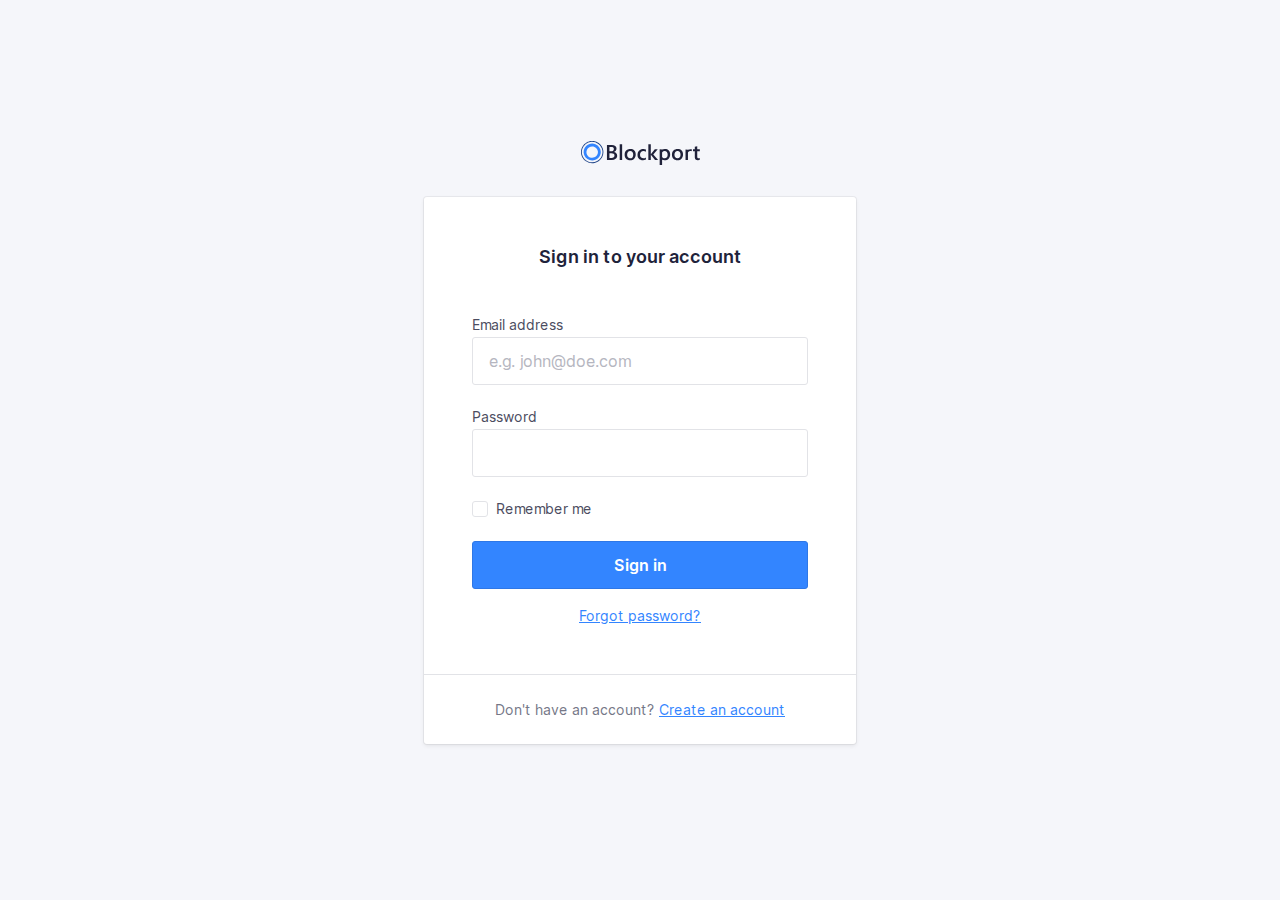
<file: create3-labo1-oplossing-master/index.html>
<!doctype html>
<html lang="en">

<head>
    <meta charset="utf-8">
    <meta http-equiv="x-ua-compatible" content="ie=edge">
    <title>Blockport - Sign in</title>
    <meta name="description" content="This is my HTML5 boilerplate.">
    <meta name="viewport" content="width=device-width, initial-scale=1.0">
    <meta name="msapplication-TileColor" content="#3385FF">
    <meta name="theme-color" content="#3385FF">

    <link rel="apple-touch-icon" sizes="180x180" href="apple-touch-icon.png">
    <link rel="icon" type="image/png" sizes="32x32" href="favicon-32x32.png">
    <link rel="icon" type="image/png" sizes="16x16" href="favicon-16x16.png">
    <link rel="manifest" href="site.webmanifest">
    <link rel="mask-icon" href="safari-pinned-tab.svg" color="#3385FF">

    <link rel="stylesheet" href="css/normalize.css">
    <link rel="stylesheet" href="css/screen.css">
</head>

<body>
    <section class="o-row o-row--lg o-row--login">
        <div class="o-container u-max-width-xs">
            <h1 class="c-logo">
                <svg class="c-logo__symbol" viewBox="0 0 119 24" xmlns="http://www.w3.org/2000/svg">
                    <title>Blockport</title>
                    <path class="c-logo__path c-logo__path--1"
                        d="M25.9496128,18.9917356 L25.9496128,4.04231406 L30.7396633,4.04231406 C32.19945,4.04231406 33.3560606,4.35834712 34.2094949,4.99041321 C35.0252057,5.55089835 35.5052521,6.4769114 35.4896465,7.4598347 C35.5056187,8.25676883 35.2485893,9.03557965 34.7604209,9.6694215 C34.2511175,10.3119823 33.5500641,10.7791057 32.7570539,11.0042975 L32.7570539,11.0459504 C33.6957957,11.1207168 34.5764055,11.5260387 35.2392256,12.1884297 C35.8602694,12.8310744 36.1707912,13.6667769 36.1707912,14.6955372 C36.1979832,15.9155062 35.6268682,17.0730015 34.6382155,17.8016529 C33.6205051,18.5950413 32.3363468,18.9917356 30.7857407,18.9917356 L25.9496128,18.9917356 Z M41.1511616,18.9918689 L38.6990404,18.9918689 L38.6990404,3.18727869 L41.1511616,3.18727869 L41.1511616,18.9918689 Z M49.1105387,19.2396694 C47.4477441,19.2396694 46.1195118,18.741157 45.1258418,17.7441322 C44.1321717,16.7471074 43.6360046,15.4247934 43.6373401,13.7771901 C43.6373401,11.9841322 44.1548767,10.5838017 45.1899495,9.57619833 C46.2250223,8.56859504 47.6200337,8.06479338 49.3749832,8.06479338 C51.0591469,8.06479338 52.3720202,8.55471073 53.3136027,9.53454547 C54.2551852,10.5143802 54.7226376,11.8730579 54.7159596,13.6105785 C54.7159596,15.313719 54.2091077,16.677686 53.195404,17.7024794 C52.1817003,18.7272727 50.8200787,19.2396694 49.1105387,19.2396694 Z M64.9231145,18.4998347 C63.986548,19.011405 62.9292595,19.2667693 61.8599663,19.2396694 C60.2572727,19.2396694 58.9657689,18.7444628 57.9854545,17.7540496 C57.0051402,16.7636364 56.5136477,15.4796694 56.5109764,13.9021488 C56.5109764,12.1434711 57.0385299,10.7312397 58.0936364,9.66545453 C59.1487429,8.59966942 60.5611166,8.0661157 62.3307576,8.06479338 C63.2258904,8.04636779 64.1144193,8.22027864 64.9351347,8.57454547 L64.9351347,10.8277686 C64.2490961,10.2941313 63.4035149,10.0011171 62.5310943,9.99471073 C61.5738178,9.96365776 60.6492491,10.3415166 59.9928283,11.0320661 C59.3330526,11.7236364 59.003165,12.6287603 59.003165,13.747438 C59.003165,14.8661157 59.3136869,15.7381818 59.9347306,16.3636364 C60.5557744,17.0023141 61.3891751,17.3216529 62.4349327,17.3216529 C63.3470917,17.3090469 64.2260005,16.9806241 64.9191077,16.3933884 L64.9191077,18.4998347 L64.9231145,18.4998347 Z M77.1256229,18.9918689 L74.0304209,18.9918689 L69.8393771,13.8605902 L69.7973064,13.8605902 L69.7973064,18.9918689 L67.3451852,18.9918689 L67.3451852,3.18727869 L69.7973064,3.18727869 L69.7973064,13.2039344 L69.8393771,13.2039344 L73.7980303,8.31462295 L76.7349663,8.31462295 L72.2814815,13.4718689 L77.1256229,18.9918689 Z M118.81569,18.8747107 C118.223016,19.1343064 117.578072,19.2557712 116.930522,19.2297521 C114.839007,19.2297521 113.793249,18.2380165 113.793249,16.2545455 L113.793249,10.2128926 L111.990219,10.2128926 L111.990219,8.31669423 L113.793249,8.31669423 L113.793249,5.84528927 L116.235354,5.15702479 L116.235354,8.31669423 L118.81569,8.31669423 L118.81569,10.2128926 L116.235354,10.2128926 L116.235354,15.5504132 C116.235354,16.1824793 116.351549,16.6340496 116.583939,16.905124 C116.81633,17.1761983 117.202312,17.3084298 117.741886,17.3018182 C118.130518,17.3099664 118.50999,17.1844984 118.81569,16.9467769 L118.81569,18.8647934 L118.81569,18.8747107 Z M109.678333,8.12826445 C110.052664,8.12904551 110.426384,8.1582218 110.796212,8.21553718 L110.796212,10.2961983 C110.392833,10.129817 109.958979,10.0480952 109.522071,10.0561983 C108.65244,10.0185786 107.815007,10.3854441 107.258266,11.0479339 C107.143588,11.1960713 107.043624,11.3548242 106.959764,11.5219835 L106.959764,18.9917356 L104.519663,18.9917356 L104.519663,8.37818184 L106.959764,8.66776859 L106.959764,8.67768594 C107.814579,8.30025824 108.742499,8.11272598 109.678333,8.12826445 Z M96.4320707,19.2396694 C94.7692761,19.2396694 93.4410438,18.741157 92.4473737,17.7441322 C91.4537037,16.7471074 90.9575366,15.4247934 90.9588721,13.7771901 C90.9588721,11.9841322 91.4764087,10.5838017 92.5114815,9.57619833 C93.5465543,8.56859504 94.9415657,8.06479338 96.6965152,8.06479338 C98.3806789,8.06479338 99.6935522,8.55471073 100.635135,9.53454547 C101.576717,10.5143802 102.04417,11.8730579 102.037492,13.6105785 C102.037492,15.313719 101.53064,16.677686 100.516936,17.7024794 C99.5032323,18.7272727 98.1416107,19.2396694 96.4320707,19.2396694 Z M87.7494781,9.53454547 C88.6883893,10.5157025 89.1578451,11.873719 89.1578451,13.608595 C89.1591806,15.3117355 88.6523287,16.6757025 87.6372896,17.7004959 C86.6222504,18.7252892 85.258625,19.2376859 83.5464141,19.2376859 C82.7065422,19.2489838 81.8737089,19.0847473 81.1023064,18.7557025 L81.1023064,23.8968595 L78.6622054,23.8968595 L78.6622054,8.31471073 L81.1023064,8.60429752 C81.9552279,8.23296681 82.8792553,8.04891403 83.8108586,8.06479338 C85.5017003,8.06479338 86.8145736,8.55471073 87.7494781,9.53454547 Z M96.5422559,9.99471073 C95.6726247,9.95709108 94.8351921,10.3239565 94.2784512,10.9864463 C93.7241864,11.6476033 93.4470539,12.5580165 93.4470539,13.7176859 C93.4470539,14.8363636 93.7275253,15.7170248 94.288468,16.3596694 C94.8529651,17.0028668 95.6823515,17.3568733 96.5422559,17.3216529 C97.5038721,17.3216529 98.2424466,17.0056198 98.7579798,16.3735537 C99.273513,15.7414876 99.5366216,14.8416529 99.5473064,13.6740496 C99.5473064,12.4998347 99.28954,11.5927273 98.7740067,10.9527273 C98.2584735,10.3127273 97.5145568,9.99338845 96.5422559,9.99471073 Z M28.4438047,6.03570248 L28.4438047,10.286281 L30.0645286,10.286281 C30.9353255,10.286281 31.6178058,10.0833058 32.1119697,9.67735538 C32.6061335,9.27140494 32.8532155,8.69619836 32.8532155,7.95173555 C32.8532155,6.67305785 31.9897643,6.03371902 30.262862,6.03371902 L28.4418013,6.03371902 L28.4438047,6.03570248 Z M28.4438047,12.2796694 L28.4438047,17.0082644 L30.5813973,17.0082644 C31.5163019,17.0082644 32.237514,16.7947108 32.7450337,16.3676033 C33.2602043,15.9259125 33.5416601,15.2742418 33.5083165,14.6003306 C33.5083165,13.0505785 32.4238271,12.2757025 30.2548485,12.2757025 L28.4518182,12.2757025 L28.4438047,12.2796694 Z M49.226734,9.99471073 C48.3571028,9.95709108 47.5196702,10.3239565 46.9629293,10.9864463 C46.4086646,11.6476033 46.131532,12.5580165 46.131532,13.7176859 C46.131532,14.8363636 46.4120034,15.7170248 46.9729461,16.3596694 C47.5370578,17.0036033 48.3664998,17.3583638 49.226734,17.3236364 C50.1883502,17.3236364 50.9269247,17.0076033 51.4424579,16.3755372 C51.9579912,15.7434711 52.2157576,14.8436364 52.2157576,13.6760331 C52.2157576,12.5018182 51.9579912,11.5947107 51.4424579,10.9547107 C50.9269247,10.3147108 50.1883502,9.99471073 49.226734,9.99471073 Z M85.8803367,16.3735537 C86.3958699,15.738843 86.6543043,14.8390083 86.6556397,13.6740496 C86.6556397,12.4985124 86.3978733,11.591405 85.8823401,10.9527273 C85.3668068,10.3140496 84.6282323,9.99471073 83.6666162,9.99471073 C82.796985,9.95709108 81.9595523,10.3239565 81.4028114,10.9864463 C81.2895823,11.124335 81.1896456,11.2724196 81.1043098,11.4287603 L81.1043098,15.9153719 C81.6149937,16.8312057 82.6094895,17.3774459 83.6646128,17.3216529 C84.626229,17.3216529 85.3648035,17.0056198 85.8803367,16.3735537 Z">
                    </path>
                    <path class="c-logo__path c-logo__path--2"
                        d="M11.1988215,19.5867769 C7.72899435,19.5891833 4.59940205,17.5218316 3.26949789,14.3488101 C1.93959376,11.1757885 2.67130845,7.5220381 5.12341434,5.09144786 C7.57552021,2.66085764 11.2650639,1.93214337 14.4714645,3.24513351 C17.6778651,4.55812363 19.7696074,7.65421885 19.771229,11.0895868 C19.7679239,15.7772288 15.9334776,19.5780304 11.1988215,19.5867769 Z M11.1988215,5.38314051 C8.86509736,5.38073339 6.75988968,6.77093308 5.86550131,8.90506387 C4.97111293,11.0391947 5.46382249,13.496632 7.11372873,15.1307206 C8.76363496,16.7648092 11.2455511,17.2534798 13.4013998,16.3687158 C15.5572486,15.4839518 16.962125,13.4001349 16.9605051,11.0895868 C16.9572,7.93949107 14.3805102,5.38572999 11.1988215,5.37917355 L11.1988215,5.38314051 Z">
                    </path>
                    <path class="c-logo__path c-logo__path--3"
                        d="M21.2917845,15.8796694 C21.3118182,15.8380165 21.3358586,15.8023141 21.3558923,15.7606612 C22.6443671,13.0744887 22.7786498,9.98607785 21.7280964,7.20021549 C20.6775431,4.41435317 18.5317957,2.16875244 15.7805219,0.975867769 L15.7805219,0.96 C15.6683333,0.910413222 15.5541414,0.874710744 15.4419529,0.82909091 C15.2937037,0.767603308 15.1434512,0.710082645 14.9931987,0.656528927 C14.792862,0.583140496 14.5925253,0.517685949 14.378165,0.458181816 C14.2319192,0.414545453 14.0856734,0.374876033 13.9394276,0.337190082 C13.7203928,0.281652893 13.501358,0.23338843 13.2823232,0.192396694 C13.1480976,0.16661157 13.0138721,0.144793388 12.8816498,0.124958678 C12.6546016,0.0905785125 12.4275533,0.0634710744 12.2005051,0.0436363637 C12.0762963,0.0337190082 11.9500842,0.0238016529 11.8258754,0.0178512397 C11.5881425,0.00462809917 11.3510774,-0.000661157024 11.1146801,0.00198347107 C10.988468,0.00198347107 10.8622559,0.00198347107 10.7380471,0.0119008265 C10.5076599,0.0218181818 10.2792761,0.0376859504 10.0528956,0.0614876034 C9.9146633,0.0753719009 9.77843434,0.0932231406 9.64220539,0.113057851 C9.44186869,0.142809918 9.22350168,0.176528926 9.01715488,0.218181818 C8.86089226,0.249917356 8.70462963,0.283636364 8.548367,0.321322314 C8.39210438,0.359008265 8.18575758,0.412561983 8.00745791,0.466115701 C7.82915825,0.519669423 7.65286195,0.577190081 7.47656566,0.638677688 C7.30026936,0.70016529 7.17405724,0.747768594 7.02580808,0.807272727 C6.82547138,0.884628098 6.63715488,0.969917355 6.44483165,1.05719008 C6.31861953,1.11471074 6.19441077,1.17421488 6.07220539,1.23768595 C5.87186869,1.34082644 5.67153199,1.45190082 5.47119529,1.56694215 C5.36301347,1.63041322 5.25683502,1.69586777 5.15065657,1.76528926 C4.95165543,1.89752066 4.75666107,2.02975207 4.5656734,2.16198347 C4.46416949,2.23603306 4.36400114,2.31140496 4.26516835,2.38809918 C4.07952302,2.52958678 3.89721661,2.67834711 3.71824916,2.83438017 C3.61607744,2.92363636 3.51791246,3.0168595 3.41774411,3.11008265 C3.25747475,3.26347108 3.10121212,3.42214876 2.94895623,3.5861157 C2.84678451,3.69719008 2.74861953,3.81024794 2.64845118,3.92528926 C2.51021886,4.08793389 2.37599327,4.25454547 2.24777778,4.42512397 C2.15161616,4.55206611 2.05946128,4.68099175 1.96930976,4.82181816 C1.90119529,4.92099175 1.82506734,5.0201653 1.75895623,5.11537188 C1.69284512,5.2105785 1.65878788,5.29190081 1.60670034,5.37917355 C1.53457912,5.49818184 1.46446128,5.61917355 1.40636364,5.74214876 C1.28415825,5.96231406 1.16796296,6.18446282 1.06178451,6.40859504 C1.02372054,6.44826445 0.995673401,6.49586778 0.981649832,6.54148761 C0.967626263,6.58710744 0.939579125,6.65454547 0.915538721,6.71008265 C0.808692479,6.95471075 0.711863077,7.20132232 0.625050505,7.44991735 C0.588989899,7.55438018 0.55426487,7.65884298 0.520875421,7.76330577 C0.444747475,8.00528927 0.377968575,8.24793388 0.320538721,8.49123966 C0.291156005,8.61157023 0.263776655,8.73190084 0.238400673,8.85223141 C0.191655443,9.07966942 0.152255892,9.30710742 0.12020202,9.53454547 C0.10016835,9.67338842 0.0821380471,9.81024795 0.0681144781,9.9490909 C0.0460774411,10.1613223 0.0320538721,10.3715703 0.022037037,10.5838017 C0.022037037,10.7365289 0.010016835,10.8872727 0.010016835,11.04 C0.010016835,11.2383471 0.010016835,11.4366942 0.026043771,11.6350413 C0.026043771,11.7917356 0.0440740741,11.9484297 0.0580976431,12.105124 C0.0761279461,12.3034711 0.104175084,12.5018182 0.132222222,12.7001653 C0.146245791,12.8429752 0.18030303,13.0036364 0.2003367,13.1543802 C0.238400673,13.3527273 0.286481481,13.5510744 0.336565657,13.7494215 C0.380639731,13.8961983 0.406683502,14.0330579 0.446750842,14.1758678 C0.506851852,14.3742149 0.576969697,14.5844628 0.647087542,14.7867769 C0.693164983,14.9157025 0.739242424,15.0446281 0.789326599,15.1715703 C0.871464646,15.3699174 0.963619529,15.5801653 1.05777778,15.7804959 C1.11387205,15.8995041 1.16996633,16.0185124 1.23006734,16.1355372 C1.33223906,16.3338843 1.44242424,16.5322314 1.55461279,16.7166942 C1.62473064,16.8357025 1.69484848,16.9527273 1.76897306,17.0677686 C1.88316498,17.2442975 2.00537037,17.4168595 2.12957912,17.587438 C2.21973064,17.7123967 2.31188552,17.8353719 2.40804714,17.9563636 C2.50420875,18.0773554 2.65646465,18.2519008 2.78468013,18.3966942 C2.91289562,18.5414876 3.02308081,18.6644628 3.14929293,18.7933884 C3.27550505,18.9223141 3.3876936,19.027438 3.51190236,19.1424794 C3.63611111,19.2575206 3.81841751,19.4241322 3.98069024,19.5590082 C4.09287879,19.6522314 4.20907407,19.7434711 4.32727273,19.8327273 C4.50957912,19.9735537 4.69388889,20.1084297 4.88621212,20.2294215 C4.9362963,20.2631405 4.98037037,20.3008265 5.03045455,20.3345455 C7.52290169,21.989742 10.5859073,22.5756212 13.5217147,21.9587191 C16.4575222,21.3418171 19.0161165,19.5746694 20.6146465,17.0598347 L20.6266667,17.0598347 C20.6647306,17.0003306 20.6947811,16.9368595 20.7328451,16.8753719 C20.8149832,16.7424794 20.8911111,16.6036364 20.9692424,16.4647934 C21.0854377,16.2763636 21.1936195,16.08 21.2917845,15.8796694 Z M6.96771044,20.4198347 C6.40765296,20.1694737 5.87129224,19.8701033 5.36501684,19.5252893 C5.18671717,19.4042975 5.01442761,19.2773554 4.84614478,19.1464463 C4.73996633,19.065124 4.63378788,18.9818182 4.53161616,18.8965289 C4.38136364,18.7715703 4.23912458,18.6406612 4.09888889,18.5097521 C3.9586532,18.378843 3.87451178,18.2995041 3.76632997,18.1884297 C3.65814815,18.0773554 3.53794613,17.9444628 3.42976431,17.8214876 C3.32158249,17.6985124 3.19737374,17.5557025 3.08718855,17.4247934 C2.97700337,17.2938843 2.91489899,17.1986777 2.83075758,17.0836364 C2.71656566,16.9249587 2.60237374,16.766281 2.49819865,16.6036364 C2.43008418,16.4965289 2.36597643,16.3894215 2.29786195,16.2803306 C2.19368687,16.1038017 2.09752525,15.9252893 1.9973569,15.7447934 C1.94126263,15.6376859 1.89117845,15.528595 1.83909091,15.4195041 C1.7609596,15.2231405 1.67681818,15.0386777 1.60069024,14.8482644 C1.55461279,14.7332231 1.51454545,14.6161983 1.47247475,14.501157 C1.40436027,14.3127273 1.34025253,14.1242975 1.28415825,13.9319008 C1.24609428,13.8029752 1.2140404,13.6760331 1.18198653,13.5490909 C1.13590909,13.3626446 1.09183502,13.1761983 1.05577441,12.9897521 C1.02973064,12.8429752 1.0076936,12.7140496 0.981649832,12.5771901 C0.953602694,12.3927273 0.92956229,12.2082644 0.911531987,12.0218182 C0.897508418,11.8809918 0.889494949,11.7401653 0.881481481,11.5993388 C0.881481481,11.4109091 0.865454545,11.2224794 0.865454545,11.0340496 C0.865454545,10.8971901 0.865454545,10.7603306 0.877474747,10.6254545 C0.877474747,10.4271074 0.899511785,10.2287603 0.919545455,10.0304132 C0.931565657,9.90743803 0.94959596,9.78247936 0.965622896,9.65950414 C0.995673401,9.44528927 1.03173401,9.23107436 1.07580808,9.01884299 C1.09784512,8.91173555 1.12188552,8.80462812 1.14792929,8.69950414 C1.20402357,8.47074382 1.27080247,8.24330577 1.34826599,8.01719009 C1.37764871,7.9246281 1.408367,7.83206612 1.44042088,7.73950414 C1.52189113,7.50545453 1.61204265,7.2740496 1.71087542,7.04528927 C1.75094276,6.95206611 1.7910101,6.86082645 1.83508418,6.76958679 C1.93525253,6.55537188 2.03542088,6.3490909 2.15762626,6.14479338 C2.21973064,6.03570248 2.27983165,5.92661158 2.34594276,5.81752064 C2.45412458,5.63900825 2.5683165,5.46644628 2.68651515,5.29586778 C2.7686532,5.17685949 2.85279461,5.0598347 2.93893939,4.94479338 C3.06047699,4.7847934 3.18602133,4.62876031 3.31557239,4.47669423 C3.40505612,4.36826447 3.49520763,4.26710742 3.58602694,4.17322312 C3.73026936,4.01983471 3.87718294,3.86842975 4.02676768,3.71900826 C4.11491582,3.63438017 4.20506734,3.55173554 4.29722222,3.47107438 C4.46016275,3.32694215 4.62710998,3.18809917 4.79806397,3.05454545 C4.88754769,2.98446281 4.978367,2.91834711 5.07052189,2.85619835 C5.24815375,2.72396694 5.42912458,2.60099173 5.61343434,2.48727273 C5.71093152,2.42512397 5.80909651,2.36561983 5.90792929,2.30876033 C6.09090349,2.20165289 6.27654882,2.09983471 6.46486532,2.00330579 C6.57705387,1.94644628 6.69057799,1.89157025 6.80543771,1.83867769 C6.98306957,1.75669422 7.16203704,1.67933884 7.34234007,1.60661157 C7.47589785,1.55239669 7.61413018,1.50082645 7.75703704,1.45190082 C7.91864196,1.39504132 8.08225029,1.34214876 8.24786195,1.29322314 C8.41347361,1.24429752 8.57975307,1.2 8.74670034,1.16033058 C8.8896072,1.12595041 9.03318182,1.09421488 9.17742424,1.06512397 C9.36841191,1.02677686 9.56073514,0.994380165 9.75439394,0.967933885 C9.87993826,0.950743802 10.0061504,0.934876033 10.1330303,0.920330577 C10.3440516,0.899173554 10.5557407,0.883966942 10.7680976,0.874710744 L11.1126768,0.874710744 C11.3317116,0.874710744 11.5514141,0.880000001 11.7717845,0.890578513 L12.1143603,0.914380167 C12.3307239,0.932892563 12.5464197,0.958677687 12.7614478,0.991735538 C12.8829854,1.01024793 13.004523,1.0307438 13.1260606,1.05322314 C13.330404,1.09157025 13.5347475,1.13652893 13.7390909,1.18809918 C13.8713131,1.22181818 14.0035354,1.25752066 14.1397643,1.29719008 C14.3320875,1.35404959 14.523743,1.41619835 14.7147306,1.48363636 C14.8509596,1.53322314 14.9851852,1.58479339 15.115404,1.64033058 C17.755199,2.69780719 19.8336285,4.79210648 20.8551251,7.42387715 C21.8766218,10.0556478 21.7496417,12.9890377 20.5044613,15.5246281 C20.4123064,15.7229752 20.3041246,15.8975206 20.207963,16.08 C20.1378451,16.2029752 20.0697306,16.3279339 19.9956061,16.4489256 C17.2731751,20.8198837 11.7011151,22.517402 6.96771044,20.4178512 L6.96771044,20.4198347 Z">
                    </path>
                </svg>
            </h1>
            <form class="c-card" action="#">
                <div class="c-card__body">
                    <h2 class="c-card__title">
                        Sign in to your account
                    </h2>
                    <p class="c-form-field">
                        <label class="c-label" for="username">
                            Email address
                        </label>
                        <input class="c-input" type="email" name="username" id="username"
                            placeholder="e.g. john@doe.com" required>
                    </p>
                    <p class="c-form-field">
                        <label class="c-label" for="password">
                            Password
                        </label>
                        <input class="c-input" type="password" name="password" id="password" required>
                    </p>
                    <p class="c-form-field c-form-field--option">
                        <input class="c-option c-option--hidden o-hide-accessible" type="checkbox" id="rememberme">
                        <label class="c-label c-label--option c-custom-option" for="rememberme">
                            <span class="c-custom-option__fake-input c-custom-option__fake-input--checkbox">
                                <svg class="c-custom-option__symbol" xmlns="http://www.w3.org/2000/svg" viewBox="0 0 9 6.75">
                                    <path d="M4.75,9.5a1,1,0,0,1-.707-.293l-2.25-2.25A1,1,0,1,1,3.207,5.543L4.75,7.086,8.793,3.043a1,1,0,0,1,1.414,1.414l-4.75,4.75A1,1,0,0,1,4.75,9.5" transform="translate(-1.5 -2.75)"/>
                                </svg>
                            </span>
                            Remember me
                        </label>
                    </p>
                    <p class="u-mb-md">
                        <!-- Input type button
                                <input type="submit" class="o-button-reset c-button" value="Sign in"/>
                            -->
                        <!-- Button -->
                        <button class="o-button-reset c-button">Sign in</button>
                    </p>
                    <p class="u-text-sm u-align-text-center">
                        <a href="#!">
                            Forgot password?
                        </a>
                    </p>
                </div>
                <div class="c-card__footer">
                    <p class="u-align-text-center u-text-sm u-color-neutral-dark">
                        Don't have an account? <a href="#">Create an account</a>
                    </p>
                </div>
            </form>

        </div>
    </section>
</body>

</html>
</file>
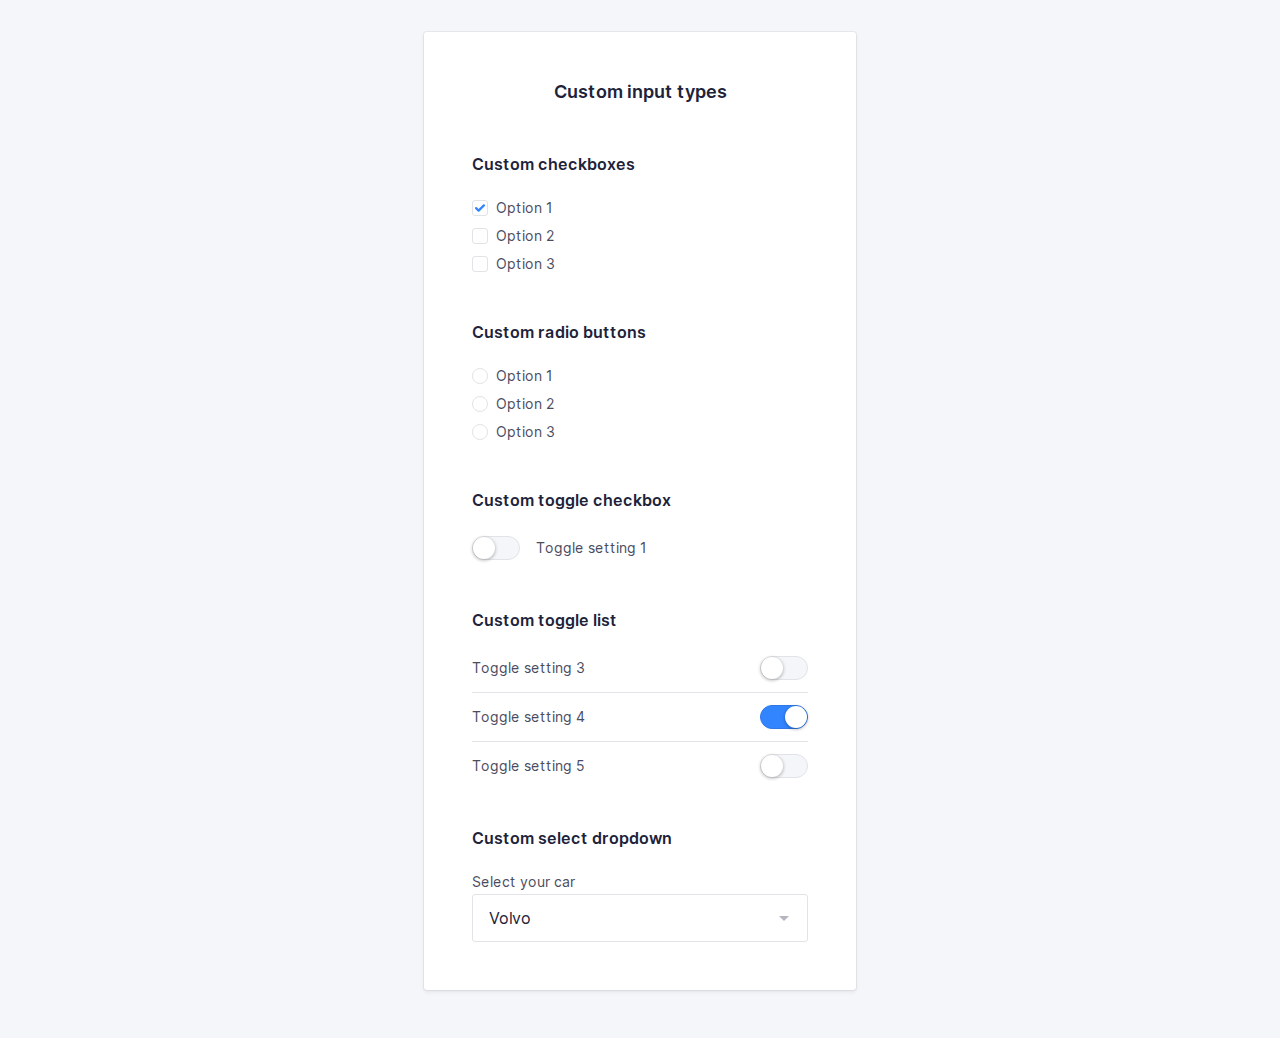
<file: create3-labo1-oplossing-master/inputs.html>
<!doctype html>
<html lang="en">
    <head>
        <meta charset="utf-8">
        <meta http-equiv="x-ua-compatible" content="ie=edge">
        <title>Blockport - Custom input types</title>
        <meta name="description" content="This is my HTML5 boilerplate.">
        <meta name="viewport" content="width=device-width, initial-scale=1.0">
        <meta name="msapplication-TileColor" content="#3385FF">
        <meta name="theme-color" content="#3385FF">

        <link rel="apple-touch-icon" sizes="180x180" href="apple-touch-icon.png">
        <link rel="icon" type="image/png" sizes="32x32" href="favicon-32x32.png">
        <link rel="icon" type="image/png" sizes="16x16" href="favicon-16x16.png">
        <link rel="manifest" href="site.webmanifest">
        <link rel="mask-icon" href="safari-pinned-tab.svg" color="#3385FF">

        <link rel="stylesheet" href="css/normalize.css">
        <link rel="stylesheet" href="css/screen.css">
        <script type="text/javascript">
            function togglePassword() {
                var passwordInput = document.querySelector(".js-password-input");

                if (passwordInput.type === "password") {
                    passwordInput.type = "text";
                } else {
                    passwordInput.type = "password";
                }
            }
        </script>
    </head>
    <body>
        <section class="o-row o-row--lg o-row--login o-row--beta">
            <div class="o-container u-max-width-xs">
                <form class="c-card" action="#">
                    <div class="c-card__body">
                        <h2 class="c-card__title">
                            Custom input types
                        </h2>
                        <div class="o-section">
                            <!-- Custom checkboxes -->
                            <h5>
                                Custom checkboxes
                            </h5>
                            <ul class="o-list c-option-list">
                                <li class="c-form-field c-form-field--option c-option-list__item">
                                    <input class="c-option c-option--hidden o-hide-accessible" type="checkbox" id="checkbox1" checked>
                                    <label class="c-label c-label--option c-custom-option" for="checkbox1">
                                        <span class="c-custom-option__fake-input c-custom-option__fake-input--checkbox">
                                            <svg class="c-custom-option__symbol" xmlns="http://www.w3.org/2000/svg" viewBox="0 0 9 6.75">
                                                <path d="M4.75,9.5a1,1,0,0,1-.707-.293l-2.25-2.25A1,1,0,1,1,3.207,5.543L4.75,7.086,8.793,3.043a1,1,0,0,1,1.414,1.414l-4.75,4.75A1,1,0,0,1,4.75,9.5" transform="translate(-1.5 -2.75)"/>
                                            </svg>
                                        </span>
                                        Option 1
                                    </label>
                                </li>
                                <li class="c-form-field c-form-field--option c-option-list__item">
                                    <input class="c-option c-option--hidden o-hide-accessible" type="checkbox" id="checkbox2">
                                    <label class="c-label c-label--option c-custom-option" for="checkbox2">
                                        <span class="c-custom-option__fake-input c-custom-option__fake-input--checkbox">
                                            <svg class="c-custom-option__symbol" xmlns="http://www.w3.org/2000/svg" viewBox="0 0 9 6.75">
                                                <path d="M4.75,9.5a1,1,0,0,1-.707-.293l-2.25-2.25A1,1,0,1,1,3.207,5.543L4.75,7.086,8.793,3.043a1,1,0,0,1,1.414,1.414l-4.75,4.75A1,1,0,0,1,4.75,9.5" transform="translate(-1.5 -2.75)"/>
                                            </svg>
                                        </span>
                                        Option 2
                                    </label>
                                </li>
                                <li class="c-form-field c-form-field--option c-option-list__item">
                                    <input class="c-option c-option--hidden o-hide-accessible" type="checkbox" id="checkbox3">
                                    <label class="c-label c-label--option c-custom-option" for="checkbox3">
                                        <span class="c-custom-option__fake-input c-custom-option__fake-input--checkbox">
                                            <svg class="c-custom-option__symbol" xmlns="http://www.w3.org/2000/svg" viewBox="0 0 9 6.75">
                                                <path d="M4.75,9.5a1,1,0,0,1-.707-.293l-2.25-2.25A1,1,0,1,1,3.207,5.543L4.75,7.086,8.793,3.043a1,1,0,0,1,1.414,1.414l-4.75,4.75A1,1,0,0,1,4.75,9.5" transform="translate(-1.5 -2.75)"/>
                                            </svg>
                                        </span>
                                        Option 3
                                    </label>
                                </li>
                            </ul>
                        </div>
                        <div class="o-section">
                            <!-- Custom radio buttons -->
                            <h5>
                                Custom radio buttons
                            </h5>
                            <ul class="o-list c-option-list">
                                <li class="c-form-field c-form-field--option c-option-list__item">
                                    <input class="c-option c-option--hidden o-hide-accessible" type="radio" name="radios" id="radio1">
                                    <label class="c-label c-label--option c-custom-option" for="radio1">
                                        <span class="c-custom-option__fake-input c-custom-option__fake-input--radio">
                                            <span class="c-custom-option__symbol"></span>
                                        </span>
                                        Option 1
                                    </label>
                                </li>
                                <li class="c-form-field c-form-field--option c-option-list__item">
                                    <input class="c-option c-option--hidden o-hide-accessible" type="radio" name="radios" id="radio2">
                                    <label class="c-label c-label--option c-custom-option" for="radio2">
                                        <span class="c-custom-option__fake-input c-custom-option__fake-input--radio">
                                            <span class="c-custom-option__symbol"></span>
                                        </span>
                                        Option 2
                                    </label>
                                </li>
                                <li class="c-form-field c-form-field--option c-option-list__item">
                                    <input class="c-option c-option--hidden o-hide-accessible" type="radio" name="radios" id="radio3">
                                    <label class="c-label c-label--option c-custom-option" for="radio3">
                                        <span class="c-custom-option__fake-input c-custom-option__fake-input--radio">
                                            <span class="c-custom-option__symbol"></span>
                                        </span>
                                        Option 3
                                    </label>
                                </li>
                            </ul>
                        </div>
                        <div class="o-section">
                            <!-- Custom toggle checkboxes -->
                            <h5>
                                Custom toggle checkbox
                            </h5>
                            <p class="c-form-field c-form-field--option">
                                <input class="c-option c-option--hidden o-hide-accessible" type="checkbox" id="toggle1">
                                <label class="c-label c-label--option c-custom-toggle" for="toggle1">
                                    <span class="c-custom-toggle__fake-input">
                                    </span>
                                    Toggle setting 1
                                </label>
                            </p>
                        </div>
                        <div class="o-section">
                            <h5>
                                Custom toggle list
                            </h5>
                            <ul class="o-list c-custom-toggle-list">
                                <li class=" c-custom-toggle-list__item">
                                    <input class="c-option c-option--hidden o-hide-accessible" type="checkbox" id="toggle3">
                                    <label class="c-label c-label--option c-custom-toggle c-custom-toggle--inverted" for="toggle3">
                                        <span class="c-custom-toggle__fake-input">
                                        </span>
                                        Toggle setting 3
                                    </label>
                                </li>
                                <li class=" c-custom-toggle-list__item">
                                    <input class="c-option c-option--hidden o-hide-accessible" type="checkbox" id="toggle4" checked>
                                    <label class="c-label c-label--option c-custom-toggle c-custom-toggle--inverted" for="toggle4">
                                        <span class="c-custom-toggle__fake-input">
                                        </span>
                                        Toggle setting 4
                                    </label>
                                </li>
                                <li class=" c-custom-toggle-list__item">
                                    <input class="c-option c-option--hidden o-hide-accessible" type="checkbox" id="toggle5">
                                    <label class="c-label c-label--option c-custom-toggle c-custom-toggle--inverted" for="toggle5">
                                        <span class="c-custom-toggle__fake-input">
                                        </span>
                                        Toggle setting 5
                                    </label>
                                </li>
                            </ul>
                        </div>
                        <div class="o-section">
                            <!-- Custom select -->
                            <h5>
                                Custom select dropdown
                            </h5>
                            <p class="c-form-field">
                                <label class="c-label" for="select1">
                                    Select your car
                                </label>
                                <span class="c-custom-select">
                                    <select class="c-input c-custom-select__input" class="" name="select1" id="select1">
                                        <option value="volvo">Volvo</option>
                                        <option value="saab">Saab</option>
                                        <option value="mercedes">Mercedes</option>
                                        <option value="audi">Audi</option>
                                    </select>
                                    <svg class="c-custom-select__symbol" xmlns="http://www.w3.org/2000/svg" viewBox="0 0 24 24">
                                        <path d="M7,10l5,5,5-5Z"/>
                                    </svg>
                                </span>
                            </p>
                        </div>
                    </div>
                </form>
            </div>
        </section>
    </body>
</html>
</file>
<file: create3-labo1-oplossing-master/css/screen.css>
/*------------------------------------*\
#FONTS
\*------------------------------------*/

@font-face {
  font-family: 'Inter Web';
  font-weight: 400;
  src: url('../fonts/Inter-Regular.woff2') format('woff2');
}

@font-face {
  font-family: 'Inter Web';
  font-weight: 600;
  src: url('../fonts/Inter-SemiBold.woff2') format('woff2');
}

/*------------------------------------*\
#Variables
\*------------------------------------*/

:root {
  /* colors */
  --global-color-alpha-x-light: #81adf0;
  --global-color-alpha-light: #4f95ff;
  --global-color-alpha: #3385ff;
  --global-color-alpha-dark: #2e77e6;
  --global-color-alpha-x-dark: #1b4186;
  --global-color-alpha-transparent: #3385ffbf;
  --global-color-alpha-x-transparent: #3385ff4d;

  --global-color-white:white;
  --global-color-neutral-xxxx-light: #f5f6fa;
  --global-color-neutral-xxx-light: #e2e3e7;
  --global-color-neutral-xx-light: #caccd4;
  --global-color-neutral-x-light: #b5b6c0;
  --global-color-neutral-light: #a0a1ad;
  --global-color-neutral: #8b8c9a;
  --global-color-neutral-dark: #757787;
  --global-color-neutral-x-dark: #606274;
  --global-color-neutral-xx-dark: #4b4c60;
  --global-color-neutral-xxx-dark: #35374d;
  --global-color-neutral-xxxx-dark: #20223a;

  /* border stuff */
  --global-borderRadius: 3px;
  --global-borderWidth: 1px;

  /* transitions */
  --global-transitionTiming-alpha: 0.1s ease-out;
  --global-transitionTiming-input: 0.5s linear;

  /* Baseline settings */
  --global-baseline: 8px;
  --global-whitespace: calc(var(--global-baseline) * 3); /* = 24px */

  --global-whitespace-xs: calc(var(--global-baseline) / 2); /* = 4px */
  --global-whitespace-sm: calc(var(--global-baseline) * 1); /*  = 8px */
  --global-whitespace-md: calc(var(--global-baseline) * 2); /*  = 16px */
  --global-whitespace-lg: calc(var(--global-baseline) * 4); /*  = 32px */
  --global-whitespace-xl: calc(var(--global-whitespace) * 2); /*  = 48px */
  --global-whitespace-xxl: calc(var(--global-whitespace) * 3); /*  = 72px */
  /* forms */
  --global-placeholder-color: var(--global-color-neutral-x-light);
  --global-input-backgroundColor: White;
  --global-input-color: var(--global-color-neutral-xxxx-dark);
  --global-input-borderColor: var(--global-color-neutral-xxx-light);
  --global-input-hover-borderColor: var(--global-color-neutral-xx-light);
  --global-input-focus-borderColor: var(--global-color-alpha);
  --global-input-focus-boxShadowColor: var(--global-color-alpha-x-transparent);
  --global-input-focus-boxShadow: 0 0 0 3px var(--global-input-focus-boxShadowColor);

  --global-page-color: var(--global-color-neutral-xxxx-dark);
  --global-page-backgroundColor: var(--global-color-neutral-xxxx-light);
}
@media (prefers-color-scheme: dark) {
  :root {
    --global-page-color: White;
    --global-page-backgroundColor: var(--global-color-neutral-xxxx-dark);
    --global-input-focus-boxShadowColor: var(--global-color-alpha-transparent);
    --global-input-focus-borderColor: var(--global-color-alpha-transparent);
    --global-input-hover-borderColor: var(--global-color-alpha-transparent);
    --global-color-neutral-xxx-light: var(--global-color-neutral-xxxx-dark);
    --global-color-white: var(--global-color-neutral-xxx-dark);
    --global-color-neutral-xx-dark : var(--global-color-neutral-x-light)
  }
}

/*------------------------------------*\
#GENERIC
\*------------------------------------*/

/*
    Generic: Page
    ---
    Global page styles + universal box-sizing:
*/

html {
  font-size: 16px;
  line-height: 1.5;
  font-family: 'Inter Web', Helvetica, arial, sans-serif;
  box-sizing: border-box;
  -webkit-font-smoothing: antialiased;
  -moz-osx-font-smoothing: grayscale;
  background-color: var(--global-page-backgroundColor);
  color: var(--global-page-color);
}
@media (prefers-color-scheme: dark) {
  html {
    background-color: var(--global-color-neutral-xxxx-dark);
    color: var(--global-page-color);
  }
}

*,
*:before,
*:after {
  box-sizing: inherit;
}

/*
* Remove text-shadow in selection highlight:
* https://twitter.com/miketaylr/status/12228805301
*
* Customize the background color to match your design.
*/

::-moz-selection {
  background: var(--global-color-alpha);
  color: white;
  text-shadow: none;
}

::selection {
  background: var(--global-color-alpha);
  color: white;
  text-shadow: none;
}

/*------------------------------------*\
#Elements
\*------------------------------------*/

/*
Elements: Images
---
Default markup for images to make them responsive
*/

img {
  max-width: 100%;
  vertical-align: top;
}

/*
    Elements: typography
    ---
    Default markup for typographic elements
*/

h1,
h2,
h3 {
  font-weight: 700;
}

h1 {
  font-size: 36px;
  line-height: calc(var(--global-baseline) * 6);
  margin: 0 0 var(--global-whitespace);
}

h2 {
  font-size: 32px;
  line-height: calc(var(--global-baseline) * 5);
  margin: 0 0 var(--global-whitespace);
}

h3 {
  font-size: 26px;
  line-height: calc(var(--global-baseline) * 4);
  margin: 0 0 var(--global-whitespace);
}

h4,
h5,
h6 {
  font-size: 16px;
  font-weight: 600;
  line-height: calc(var(--global-baseline) * 3);
  margin: 0 0 var(--global-whitespace);
}

p,
ol,
ul,
dl,
table,
address,
figure {
  margin: 0 0 var(--global-whitespace);
}

ul,
ol {
  padding-left: var(--global-whitespace);
}

li ul,
li ol {
  margin-bottom: 0;
}

blockquote {
  font-style: normal;
  font-size: 23px;
  line-height: calc(var(--global-baseline) * 6);
  margin: 0 0 var(--global-whitespace);
}

blockquote * {
  font-size: inherit;
  line-height: inherit;
}

figcaption {
  font-weight: 400;
  font-size: 12px;
  line-height: calc(var(--global-baseline) * 2);
  margin-top: var(--global-whitespace-xxs);
}

hr {
  border: 0;
  height: var(--global-borderWidth);
  background: LightGrey;
  margin: 0 0 var(--global-whitespace);
}

a,
a:visited {
  transition: all var(--global-transitionTiming-alpha);
  color: var(--global-color-alpha);
  outline-color: var(--global-link-BoxShadowColor);
  outline-width: medium;
  outline-offset: 2px;
}

a:hover,
a:focus {
  color: var(--global-color-alpha-light);
}

a:active {
  color: var(--global-color-alpha-dark);
}

label,
input {
  display: block;
}

input::placeholder {
  color: var(--global-color-neutral-x-light);
}

/*------------------------------------*\
#OBJECTS
\*------------------------------------*/

/*
    Objects: Row
    ---
    Creates a horizontal row that stretches the viewport and adds padding around children
*/

.o-row {
  position: relative;
  padding: var(--global-whitespace) var(--global-whitespace) 0;
}

.o-row--login {
  min-height: 100vh;
  display: flex;
  align-items: center;
}

/* size modifiers */

.o-row--lg {
  padding-top: var(--global-whitespace-lg);
  padding-bottom: var(--global-whitespace);
}

@media (min-width: 768px) {
  .o-row {
    padding-left: var(--global-whitespace-lg);
    padding-right: var(--global-whitespace-lg);
  }
}

/*
    Objects: Container
    ---
    Creates a horizontal container that sets de global max-width
*/

.o-container {
  margin-left: auto;
  margin-right: auto;
  max-width: 79.5em; /* 79.5 * 16px = 1272 */
  width: 100%;
}

/*
    Objects: section
    ---
    Creates vertical whitespace between adjacent sections inside a row
*/

.o-section {
  position: relative;
}

.o-section + .o-section {
  padding-top: var(--global-whitespace);
}

@media (min-width: 768px) {
  .o-section--lg + .o-section--lg,
  .o-section--xl + .o-section--xl {
    padding-top: var(--global-whitespace-lg);
  }
}

@media (min-width: 992px) {
  .o-section--xl + .o-section--xl {
    padding-top: var(--global-whitespace-xxl);
  }
}

/*
    Objects: Layout
    ---
    The layout object provides us with a column-style layout system. This object
    contains the basic structural elements, but classes should be complemented
    with width utilities
*/

.o-layout {
  display: -webkit-flex;
  display: -ms-flexbox;
  display: flex;
  flex-wrap: wrap;
}

.o-layout__item {
  width: 100%;
}

/* gutter modifiers, these affect o-layout__item too */

.o-layout--gutter {
  margin: 0 -12px;
}

.o-layout--gutter > .o-layout__item {
  padding: 0 12px;
}

.o-layout--gutter-sm {
  margin: 0 -6px;
}

.o-layout--gutter-sm > .o-layout__item {
  padding: 0 6px;
}

.o-layout--gutter-lg {
  margin: 0 calc(var(--global-whitespace) * -1);
}

.o-layout--gutter-lg > .o-layout__item {
  padding: 0 var(--global-whitespace);
}

.o-layout--gutter-xl {
  margin: 0 calc(var(--global-whitespace-lg) * -1);
}

.o-layout--gutter-xl > .o-layout__item {
  padding: 0 var(--global-whitespace-lg);
}

/* reverse horizontal row modifier */

.o-layout--row-reverse {
  flex-direction: row-reverse;
}

/* Horizontal alignment modifiers*/

.o-layout--justify-start {
  justify-content: flex-start;
}

.o-layout--justify-end {
  justify-content: flex-end;
}

.o-layout--justify-center {
  justify-content: center;
}

.o-layout--justify-space-around {
  justify-content: space-around;
}

.o-layout--justify-space-evenly {
  justify-content: space-evenly;
}

.o-layout--justify-space-between {
  justify-content: space-between;
}

/* Vertical alignment modifiers */

.o-layout--align-start {
  align-items: flex-start;
}

.o-layout--align-end {
  align-items: flex-end;
}

.o-layout--align-center {
  align-items: center;
}

.o-layout--align-baseline {
  align-items: baseline;
}

/* Vertical alignment modifiers that only work if there is one than one flex item */

.o-layout--align-content-start {
  align-content: start;
}

.o-layout--align-content-end {
  align-content: end;
}

.o-layout--align-content-center {
  align-content: center;
}

.o-layout--align-content-space-around {
  align-content: space-around;
}

.o-layout--align-content-space-between {
  align-content: space-between;
}

/*
    Objects: List
    ---
    Small reusable object to remove default list styling from lists
*/

.o-list {
  list-style: none;
  padding: 0;
}

/*
    Object: Button reset
    ---
    Small button reset object
*/

.o-button-reset {
  border: none;
  margin: 0;
  padding: 0;
  width: auto;
  overflow: visible;
  background: transparent;

  /* inherit font & color from ancestor */
  color: inherit;
  font: inherit;

  /* Normalize `line-height`. Cannot be changed from `normal` in Firefox 4+. */
  line-height: normal;

  /* Corrects font smoothing for webkit */
  -webkit-font-smoothing: inherit;
  -moz-osx-font-smoothing: inherit;

  /* Corrects inability to style clickable `input` types in iOS */
  -webkit-appearance: none;
}

/*
    Object: Hide accessible
    ---
    Accessibly hide any element
*/

.o-hide-accessible {
  position: absolute;
  width: 1px;
  height: 1px;
  padding: 0;
  margin: -1px;
  overflow: hidden;
  clip: rect(0, 0, 0, 0);
  border: 0;
}

/*------------------------------------*\
#COMPONENTS
\*------------------------------------*/

/*
    Component: Logo
    ---
    Website main logo
*/

.c-logo {
  height: var(--global-whitespace);
  display: flex;
  align-items: center;
  justify-content: center;
  margin-bottom: var(--global-whitespace-lg);
}
@media (prefers-color-scheme: dark) {
  .c-logo {
    --logo__path--1--fill: White;
    --logo__path--2--fill: var(--logo__path--1--fill);
    --logo__path--3--fill: var(--logo__path--1--fill);
  }
}

.c-logo__symbol {
  height: 100%;
}

.c-logo__path--1 {
  fill: var(--logo__path--1--fill, var(--global-color-neutral-xxxx-dark));
}

.c-logo__path--2 {
  fill: var(--logo__path--2--fill, var(--global-color-alpha));
}

.c-logo__path--3 {
  fill: var(--logo__path--3--fill, var(--global-color-alpha-x-dark));
}

/*
    Component: Card
    ---
    Card with box shadow
*/

.c-card {
  background-color: var(--global-color-white);
  margin-bottom: var(--global-whitespace);
  border-radius: var(--global-borderRadius);
  box-shadow: 0 0 0 var(--global-borderWidth) rgba(0, 0, 0, 0.05), 0 2px 4px rgba(0, 0, 0, 0.075);
  overflow: hidden;
}


/* Add padding to child for more flexibility */
.c-card__body,
.c-card__footer {
  padding: var(--global-whitespace);
  margin-right: 0;
}

.c-card__footer {
  text-align: center;
  border-top: var(--global-borderWidth) solid var(--global-color-neutral-xxx-light);
}

.c-card__title {
  text-align: center;
  font-size: 18px;
  line-height: calc(var(--global-baseline) * 3);
  font-weight: 600;
}

/* This allows c-card__body and __footer to have equal padding everywhere */

.c-card__body > *:last-child,
.c-card__footer > *:last-child,
.c-card__body > *:last-child > *:last-child,
.c-card__footer > *:last-child > *:last-child {
  margin-bottom: 0;
}

@media (min-width: 27em) {
  .c-card__body {
    padding: var(--global-whitespace-xl);
  }

  .c-card__title {
    margin-bottom: var(--global-whitespace-xl);
  }
}

/*
    Component: Forms
    ---
    Everything form related here
*/

.c-form-field--option {
  display: -webkit-flex;
  display: -ms-flex;
  display: flex;
  -ms-align-items: center;
  align-items: center;
}

/*
    Component: Input
    ---
    Class to put on all input="text" like form inputs
*/

.c-input {
  -webkit-appearance: none;
  -moz-appearance: none;
  appearance: none;
  width: 100%;
  border: var(--global-borderWidth) solid var(--input__BackgroundColor, var(--global-color-neutral-xxx-light));
  border-radius: var(--global-borderRadius);
  color: var(--input__color, var(--global-color-neutral-xxxx-dark));

  background-color: var(--input__BackgroundColor, White);
  font-family: inherit;
  font-size: 16px;
  line-height: calc(var(--global-baseline) * 3);
  padding: calc(var(--global-baseline) * 1.5 - var(--global-borderWidth)) var(--global-whitespace-md);
  /* outline: none; */
  transition: border var(--global-transition-timing-alpha);
}
@media (prefers-color-scheme: dark) {
  .c-input {
    --input__BackgroundColor: var(--global-color-neutral-xxxx-dark);
    --input__color: var(--global-color-neutral-dark);
  }
}

.c-input:hover {
  border-color: var(--global-input-hover-borderColor);
}

.c-input:focus,
.c-input:active {
  border-color: var(--global-input-focus-borderColor);
  box-shadow: var(--global-input-focus-boxShadow);
}

/* option input for checkboxes and radio buttons */

.c-option {
  margin-right: var(--global-whitespace-sm);
}
.c-option-list {
  margin-bottom: calc(var(--global-baseline) * 3);
}
.c-option-list__item {
  margin-bottom: 12px;
}

/*
    Component: Label
    ---
    Class to put on all form labels
*/

.c-label {
  margin-bottom: 0;
  font-size: 14px;
  padding-bottom: var(--global-whitespace-xs);
  line-height: calc(var(--global-baseline) * 2);
  color: var(--global-color-neutral-xx-dark);
}


.c-label--option {
  padding-bottom: 0;
}

/*
    Component: Button
    ---
    Class to put on form buttons or
*/

.c-button {
  font-size: 16px;
  font-weight: 700;
  border-radius: var(--global-borderRadius);
  border: var(--global-borderWidth) solid var(--global-color-alpha-dark);
  background-color: var(--global-color-alpha);
  color: #fff;
  padding: calc(var(--global-baseline) * 1.5 - var(--global-borderWidth)) var(--global-whitespace-md);
  line-height: calc(var(--global-baseline) * 3);
  width: 100%;
  outline: none;
  transition: all var(--global-transition-timing-alpha);
}

.c-button:hover {
  background-color: var(--global-color-alpha-light);
}

.c-button:focus {
  box-shadow: 0 0 0 3px var(--global-color-alpha-x-transparent);
}

.c-button:active {
  background-color: var(--global-color-alpha-dark);
  box-shadow: none;
}

/*
    Component: Custom option
*/
.c-custom-option {
  --custom-option__symbol-Fill: var(--global-color-alpha);
  display: flex;
  align-items: center;
}

.c-custom-option__fake-input {
  /* --c-custom-option__fake-input-size: calc(var(--global-baseline) * 2);

  display: flex;
  align-items: center;
  justify-content: center;

  width: var(--c-custom-option__fake-input-size);
  height: var(--c-custom-option__fake-input-size);

  border: var(--global-borderWidth) solid var(--global-color-alpha-x-light);
  margin-right: var(--global-baseline); */

  display: flex;
  align-items: center;
  justify-content: center;
  width: var(--global-whitespace-md);
  height: var(--global-whitespace-md);
  margin-right: var(--global-whitespace-sm);
  background: var(--global-input-backgroundColor);
  border: var(--global-borderWidth) solid var(--custom-option-borderColor, var(--global-input-borderColor));
  box-shadow: var(--custom-option-boxShadow, 0);
  transition: border var(--global-transitionTiming-alpha), box-shadow var(--global-transitionTiming-alpha);
}

.c-custom-option__fake-input--checkbox {
  border-radius: var(--global-borderRadius);
}
@media (prefers-color-scheme: dark) {
  .c-custom-option__fake-input--checkbox {
    border-color: var(--global-color-neutral-xxxx-dark);
    background: var(--global-color-neutral-xxxx-dark);
  }
}
.c-custom-option__fake-input--radio {
  border-radius: 100%;
}

.c-custom-option__symbol {
  display: block;
  opacity: 0;
  transform: scale(0.5);
  transition: transform var(--global-transitionTiming-alpha), opacity var(--global-transitionTiming-alpha);
}

.c-custom-option__fake-input--checkbox .c-custom-option__symbol {
  width: 10px;
  height: 10px;
  fill: var(--custom-option__symbol-Fill);
}
.c-custom-option__fake-input--radio .c-custom-option__symbol {
  width: 6px;
  height: 6px;
  background-color: var(--custom-option__symbol-Fill);
  border-radius: 100%;
}

/* hover state */
.c-custom-option:hover {
  --custom-option-borderColor: var(--global-input-hover-borderColor);
}
/* focused and active state */
.c-option--hidden:focus + .c-custom-option,
.c-option--hidden:active + .c-custom-option {
  --custom-option-borderColor: var(--global-input-focus-borderColor);
  --custom-option-boxShadow: var(--global-input-focus-boxShadow);
}
/* checked state */
.c-option--hidden:checked + .c-custom-option .c-custom-option__symbol {
  opacity: 1; /* Show the symbol when the invisible checkbox/radio button is checked */
  transform: scale(1);
}

/*
    Component: Custom Toggle
    ---
    Visually change a checkbox into a toggle
*/
.c-custom-option__fake-input:hover {
  border-color: var(--global-color-alpha-x-light);
  box-shadow: 0 0 0 3px #3385ff33;
}

.c-custom-option__fake-input:focus,
.c-custom-option__fake-input:active {
  border-color: var(--global-color-alpha-x-light);
  box-shadow: 0 0 0 3px #3385ff33;
}

/*
    Component: Custom Toggle
*/

.c-custom-toggle-list {
  --toggle-list-borderColor: var(--global-color-neutral-xxx-light);
  margin-bottom: var(--global-whitespace);
}
.c-custom-toggle-list__item {
  margin-bottom: calc(var(--global-whitespace) / 2);
}

.c-custom-toggle-list__item + .c-custom-toggle-list__item {
  padding-top: calc(var(--global-whitespace) / 2);
  border-top: 1px solid var(--toggle-list-borderColor);
}

.c-custom-toggle {
  --toggle-backgroundColor: var(--global-color-neutral-xxxx-light);
  --toggle-checked-borderColor: var(--global-color-alpha-dark);
  --toggle-checked-backgroundColor: var(--global-color-alpha);
  --toggle-focus-boxShadow: var(--global-input-focus-boxShadow);
  --toggle__switch-backgroundColor: White;
  --toggle__switch-checked-backgroundColor: White;
  --toggle__switch-transition: all var(--global-transitionTiming-alpha);
  display: flex;
  align-items: center;
}
.c-custom-toggle--inverted {
  flex-direction: row-reverse;
  justify-content: space-between;
}
/* 
.c-custom-toggle__fake-input {
  position: relative;
  display: inline-block;
  vertical-align: middle;
  align-items: baseline;
  margin-right: 16px;
  width: 48px;
  height: 24px;
  background-color: var(--global-color-neutral-xxxx-light);
  border-radius: 24px;
  border: var(--global-borderWidth) solid var(--global-color-neutral-xxx-light);
} */
/* .c-custom-toggle{
  vertical-align: middle;
} */

.c-custom-toggle__fake-input {
  display: block;
  height: 24px;
  width: 48px;
  margin-right: var(--global-whitespace-md);
  background-color: var(--toggle-backgroundColor);
  border-radius: 32px;
  border: var(--global-borderWidth) solid var(--toggle-borderColor, var(--global-input-borderColor));
  transition: all var(--global-transitionTiming-alpha);
  box-shadow: var(--toggle-boxShadow, 0);
}
.c-custom-toggle--inverted .c-custom-toggle__fake-input {
  margin-right: 0;
}
.c-custom-toggle__fake-input:after {
  position: relative;
  display: block;
  content: '';
  height: 22px;
  width: 22px;
  border-radius: 22px;
  box-shadow: 0 1px 3px 1px rgba(0, 0, 0, 0.2);
  background-color: var(--toggle__switch-backgroundColor);
  transition: var(--toggle__switch-transition);
}

/* focused and active state */
.c-option--hidden:focus-visible + .c-custom-toggle {
  --toggle-borderColor: var(--global-input-focus-borderColor);
  --toggle-boxShadow: var(--toggle-focus-boxShadow);
}
/* checked state */
.c-option--hidden:checked + .c-custom-toggle {
  --toggle-backgroundColor: var(--toggle-checked-backgroundColor);
  --toggle-borderColor: var(--toggle-checked-borderColor);
  --toggle__switch-backgroundColor: var(--toggle__switch-checked-backgroundColor);
}
.c-option--hidden:checked + .c-custom-toggle .c-custom-toggle__fake-input::after {
  transform: translate(24px, 0);
}

/* special active state */

.c-custom-toggle:active .c-custom-toggle__fake-input::after {
  width: 28px;
}

.c-option--hidden:checked + .c-custom-toggle:active .c-custom-toggle__fake-input::after {
  margin-left: -6px;
}
/* .c-option--hidden:checked + .c-custom-toggle .c-custom-toggle__fake-input {
  background-color: var(--global-color-alpha);
  border-color: var(--global-color-alpha-dark);
}
.c-option--hidden:checked + .c-custom-toggle .c-custom-toggle__fake-input:after {
  left: calc(100%-5px);
  transform: translateX(110%);
} */

/* .c-option--hidden:active + .c-custom-toggle .c-custom-toggle__fake-input::after {
  width: 60px;
} */

/* .c-custom-toggle__fake-input:hover {
  border-color: var(--global-color-alpha-x-light);
  box-shadow: 0 0 0 3px #3385ff33;
}

.c-custom-toggle__fake-input:focus,
.c-custom-toggle__fake-input:active {
  border-color: var(--global-color-alpha-x-light);
  box-shadow: 0 0 0 3px #3385ff33;
} */

/*
    Component: Custom Select
    ---
    Custom select dropdown
*/

.c-custom-select {
  display: block;
  position: relative;
}

.c-custom-select__symbol {
  width: var(--global-whitespace);
  height: var(--global-whitespace);
  position: absolute;
  top: calc(var(--global-whitespace) / 2);
  right: calc(var(--global-whitespace) / 2);
  pointer-events: none;
  fill: var(--global-color-neutral-x-light);
}

/*------------------------------------*\
#UTILITIES
\*------------------------------------*/

/*
    Utilities: color
    ---
    Utility classes to put specific colors onto elements
*/

.u-color-neutral {
  color: var(--global-color-neutral);
}

.u-color-neutral-dark {
  color: var(--global-color-neutral-dark);
}

/*
    Utilities: spacing
    ---
    Utility classes to put specific margins and paddings onto elements
*/

.u-pt-clear {
  padding-top: 0 !important;
}

.u-mb-clear {
  margin-bottom: 0 !important;
}

.u-mb-xs {
  margin-bottom: var(--global-whitespace-xs) !important;
}

.u-mb-sm {
  margin-bottom: var(--global-whitespace-sm) !important;
}

.u-mb-md {
  margin-bottom: var(--global-whitespace-md) !important;
}

.u-mb-lg {
  margin-bottom: var(--global-whitespace-lg) !important;
}

.u-mb-xl {
  margin-bottom: var(--global-whitespace-xl) !important;
}

.u-mb-xl {
  margin-bottom: var(--global-whitespace-xl) !important;
}

/*
    Utilities: max-width
    ---
    Utility classes to put specific max widths onto elements
*/

.u-max-width-xs {
  max-width: 27em !important;
}

.u-max-width-sm {
  max-width: 39em !important;
}

.u-max-width-md {
  max-width: 50em !important;
}

.u-max-width-lg {
  max-width: 63.5em !important;
}

.u-max-width-none {
  max-width: none !important;
}

/*
    Utilities: align
    ---
    Utility classes align text or components
*/

.u-align-text-center {
  text-align: center;
}

.u-align-center {
  margin: 0 auto;
}

/*
    Utilities: text
    Utility classes to create smaller or bigger test
*/

.u-text-sm {
  font-size: 14px;
}

/*
    Utility: Widths
    ---
    Utility classes to put specific widths onto elements
    Will be mostly used on o-layout__item
*/

.u-width-auto {
  width: auto !important;
}

.u-1-of-2 {
  width: 50% !important;
}

.u-1-of-3 {
  width: 33.3333333333% !important;
}

.u-2-of-3 {
  width: 66.6666666667% !important;
}

.u-1-of-4 {
  width: 25% !important;
}

.u-3-of-4 {
  width: 75% !important;
}

.u-1-of-5 {
  width: 20% !important;
}

.u-2-of-5 {
  width: 40% !important;
}

.u-3-of-5 {
  width: 60% !important;
}

.u-4-of-5 {
  width: 80% !important;
}

.u-1-of-6 {
  width: 16.6666666667% !important;
}

.u-5-of-6 {
  width: 83.3333333333% !important;
}

@media (min-width: 576px) {
  .u-1-of-2-bp1 {
    width: 50% !important;
  }
  .u-1-of-3-bp1 {
    width: 33.3333333333% !important;
  }
  .u-2-of-3-bp1 {
    width: 66.6666666667% !important;
  }
  .u-1-of-4-bp1 {
    width: 25% !important;
  }
  .u-3-of-4-bp1 {
    width: 75% !important;
  }
  .u-1-of-5-bp1 {
    width: 20% !important;
  }
  .u-2-of-5-bp1 {
    width: 40% !important;
  }
  .u-3-of-5-bp1 {
    width: 60% !important;
  }
  .u-4-of-5-bp1 {
    width: 80% !important;
  }
  .u-1-of-6-bp1 {
    width: 16.6666666667% !important;
  }
  .u-5-of-6-bp1 {
    width: 83.3333333333% !important;
  }
}

@media (min-width: 768px) {
  .u-1-of-2-bp2 {
    width: 50% !important;
  }
  .u-1-of-3-bp2 {
    width: 33.3333333333% !important;
  }
  .u-2-of-3-bp2 {
    width: 66.6666666667% !important;
  }
  .u-1-of-4-bp2 {
    width: 25% !important;
  }
  .u-3-of-4-bp2 {
    width: 75% !important;
  }
  .u-1-of-5-bp2 {
    width: 20% !important;
  }
  .u-2-of-5-bp2 {
    width: 40% !important;
  }
  .u-3-of-5-bp2 {
    width: 60% !important;
  }
  .u-4-of-5-bp2 {
    width: 80% !important;
  }
  .u-1-of-6-bp2 {
    width: 16.6666666667% !important;
  }
  .u-5-of-6-bp2 {
    width: 83.3333333333% !important;
  }
}

@media (min-width: 992px) {
  .u-1-of-2-bp3 {
    width: 50% !important;
  }
  .u-1-of-3-bp3 {
    width: 33.3333333333% !important;
  }
  .u-2-of-3-bp3 {
    width: 66.6666666667% !important;
  }
  .u-1-of-4-bp3 {
    width: 25% !important;
  }
  .u-3-of-4-bp3 {
    width: 75% !important;
  }
  .u-1-of-5-bp3 {
    width: 20% !important;
  }
  .u-2-of-5-bp3 {
    width: 40% !important;
  }
  .u-3-of-5-bp3 {
    width: 60% !important;
  }
  .u-4-of-5-bp3 {
    width: 80% !important;
  }
  .u-1-of-6-bp3 {
    width: 16.6666666667% !important;
  }
  .u-5-of-6-bp3 {
    width: 83.3333333333% !important;
  }
}

@media (min-width: 1200px) {
  .u-1-of-2-bp4 {
    width: 50% !important;
  }
  .u-1-of-3-bp4 {
    width: 33.3333333333% !important;
  }
  .u-2-of-3-bp4 {
    width: 66.6666666667% !important;
  }
  .u-1-of-4-bp4 {
    width: 25% !important;
  }
  .u-3-of-4-bp4 {
    width: 75% !important;
  }
  .u-1-of-5-bp4 {
    width: 20% !important;
  }
  .u-2-of-5-bp4 {
    width: 40% !important;
  }
  .u-3-of-5-bp4 {
    width: 60% !important;
  }
  .u-4-of-5-bp4 {
    width: 80% !important;
  }
  .u-1-of-6-bp4 {
    width: 16.6666666667% !important;
  }
  .u-5-of-6-bp4 {
    width: 83.3333333333% !important;
  }
}

/*------------------------------------*\
#MEDIA
\*------------------------------------*/

/*
    Media Queries
    ---
    EXAMPLE Media Queries for Responsive Design.
    These examples override the primary ('mobile first') styles.
    USE THEM INLINE!
*/

/* Extra small devices (portrait phones, less than 576px)
No media query since this is the default in mobile first design
*/

/* Small devices (landscape phones, 576px and up)
@media (min-width: 576px) {}
*/

/* Medium devices (tablets, 768px and up)
@media (min-width: 768px) {}
*/

/* Large devices (landscape tablets, desktops, 992px and up)
@media (min-width: 992px) {}
*/

/* Extra large devices (large desktops, 1200px and up)
@media (min-width: 1200px) {}
*/

/*
    Print styles.
    ---
    Inlined to avoid the additional HTTP request:
    http://www.phpied.com/delay-loading-your-print-css/
*/

@media print {
  *,
  *:before,
  *:after {
    background: transparent !important;
    color: #000 !important;
    /* Black prints faster:
        http://www.sanbeiji.com/archives/953 */
    box-shadow: none !important;
    text-shadow: none !important;
  }
  a,
  a:visited {
    text-decoration: underline;
  }
  a[href]:after {
    content: ' (' attr(href) ')';
  }
  abbr[title]:after {
    content: ' (' attr(title) ')';
  }
  /*
    * Don't show links that are fragment identifiers,
    * or use the `javascript:` pseudo protocol
    */
  a[href^='#']:after,
  a[href^='javascript:']:after {
    content: '';
  }
  pre {
    white-space: pre-wrap !important;
  }
  pre,
  blockquote {
    border: 1px solid #999;
    page-break-inside: avoid;
  }
  /*
    * Printing Tables:
    * http://css-discuss.incutio.com/wiki/Printing_Tables
    */
  thead {
    display: table-header-group;
  }
  tr,
  img {
    page-break-inside: avoid;
  }
  p,
  h2,
  h3 {
    orphans: 3;
    widows: 3;
  }
  h2,
  h3 {
    page-break-after: avoid;
  }
}
</file>
